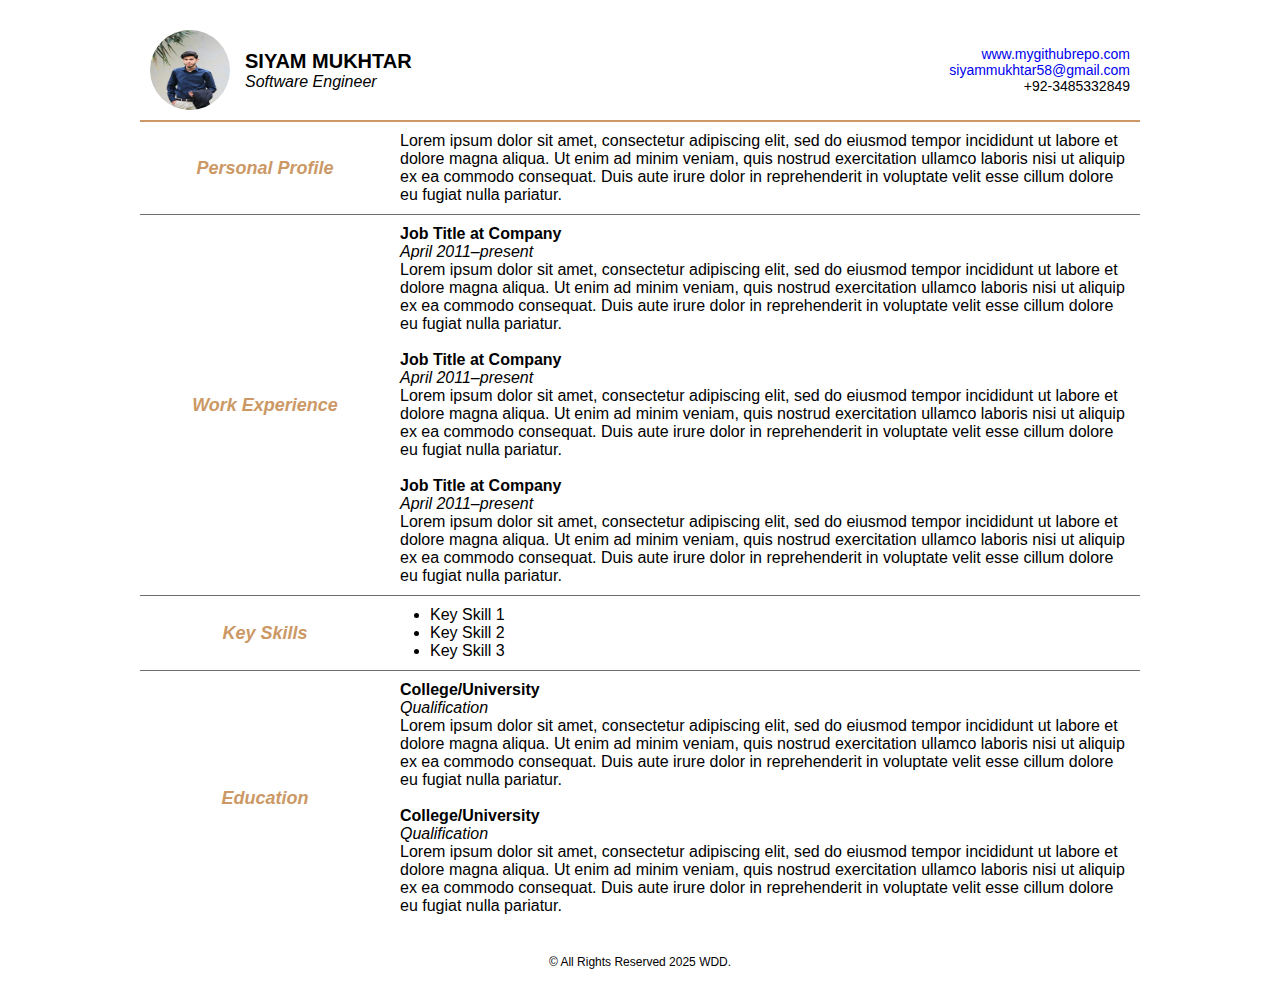
<file: Lab_Task_01_2022-SE-17/index.html>
<!DOCTYPE html>
<html lang="en">
<head>
  <meta charset="UTF-8" />
  <title>CV - Siyam Mukhtar</title>
  <meta name="viewport" content="width=device-width, initial-scale=1.0" />
  <style>
    body {
      font-family: Arial, sans-serif;
      margin: 0;
      padding: 20px;
    }
    table {
      width: 100%;
      max-width: 1000px;
      margin: auto;
      border-collapse: collapse;
    }
    td {
      vertical-align: top;
      padding: 10px;
    }
    img {
      border-radius: 50%;
    }
    a {
      text-decoration: none;
      color: #0000ee;
    }
    ul {
      margin: 0;
      padding-left: 20px;
    }
    
  </style>
</head>
<body>

<table>

  <tr >
    <td colspan="2" style="border-bottom:  2px solid #cc9966 ;">
      <div style="display: flex; align-items: center; justify-content: space-between; flex-wrap: wrap; ">
        <div style="display: flex; align-items: center; gap: 15px;">
          <img src="siyam.jpg.jpg" alt="Profile Photo" width="80" height="80" />
          <div>
            <div style="font-size: 20px; font-weight: bold;">SIYAM MUKHTAR</div>
            <div style="font-style: italic; font-size: 16px;">Software Engineer</div>
          </div>
        </div>
        <div style="text-align: right; font-size: 14px;">
          <a href="https://github.com/SiyamMukhtar/2022_SE_17_WDD_Lab_Tasks">www.mygithubrepo.com</a><br />
          <a href="siyammukhtar58@gmail.com">siyammukhtar58@gmail.com</a><br />
          +92-3485332849
        </div>
      </div>
    </td>
  </tr>
  <tr  style="border-bottom: 1px solid rgb(111, 108, 108);" >
    <td style="color: #cc9966; font-size: 18px; font-style: italic; font-weight: bold; width: 25%; white-space: nowrap; text-align: center; vertical-align: middle; ">
      Personal Profile
    </td>
    <td>
      Lorem ipsum dolor sit amet, consectetur adipiscing elit, sed do eiusmod tempor incididunt ut labore et dolore magna aliqua. 
      Ut enim ad minim veniam, quis nostrud exercitation ullamco laboris nisi ut aliquip ex ea commodo consequat. 
      Duis aute irure dolor in reprehenderit in voluptate velit esse cillum dolore eu fugiat nulla pariatur.
    </td>
  </tr>
  <tr style="border-bottom: 1px solid rgb(111, 108, 108);">
    <td  style="color: #cc9966; font-size: 18px; font-style: italic; font-weight: bold; width: 25%; white-space: nowrap; text-align: center; vertical-align: middle;">
      Work Experience
    </td>
    <td>
      <b>Job Title at Company</b><br />
      <i>April 2011–present</i><br />
      Lorem ipsum dolor sit amet, consectetur adipiscing elit, sed do eiusmod tempor incididunt ut labore et dolore magna aliqua. 
      Ut enim ad minim veniam, quis nostrud exercitation ullamco laboris nisi ut aliquip ex ea commodo consequat. 
      Duis aute irure dolor in reprehenderit in voluptate velit esse cillum dolore eu fugiat nulla pariatur.<br /><br />

      <b>Job Title at Company</b><br />
      <i>April 2011–present</i><br />
      Lorem ipsum dolor sit amet, consectetur adipiscing elit, sed do eiusmod tempor incididunt ut labore et dolore magna aliqua. 
      Ut enim ad minim veniam, quis nostrud exercitation ullamco laboris nisi ut aliquip ex ea commodo consequat. 
      Duis aute irure dolor in reprehenderit in voluptate velit esse cillum dolore eu fugiat nulla pariatur.<br /><br />

      <b>Job Title at Company</b><br />
      <i>April 2011–present</i><br />
      Lorem ipsum dolor sit amet, consectetur adipiscing elit, sed do eiusmod tempor incididunt ut labore et dolore magna aliqua. 
      Ut enim ad minim veniam, quis nostrud exercitation ullamco laboris nisi ut aliquip ex ea commodo consequat. 
      Duis aute irure dolor in reprehenderit in voluptate velit esse cillum dolore eu fugiat nulla pariatur.
    </td>
  </tr>
  <tr style="border-bottom: 1px solid rgb(111, 108, 108);">
    <td style="color: #cc9966; font-size: 18px; font-style: italic; font-weight: bold; width: 25%; white-space: nowrap; text-align: center; vertical-align: middle;">
      Key Skills
    </td>
    <td>
      <ul style="margin-left: 10px;">
        <li>Key Skill 1</li>
        <li>Key Skill 2</li>
        <li>Key Skill 3</li>
      </ul>
    </td>
  </tr>
  <tr>
    <td style="color: #cc9966; font-size: 18px; font-style: italic; font-weight: bold; width: 25%; white-space: nowrap; text-align: center; vertical-align: middle;">
      Education
    </td>
    <td>
      <b>College/University</b><br />
      <i>Qualification</i><br />
      Lorem ipsum dolor sit amet, consectetur adipiscing elit, sed do eiusmod tempor incididunt ut labore et dolore magna aliqua. 
      Ut enim ad minim veniam, quis nostrud exercitation ullamco laboris nisi ut aliquip ex ea commodo consequat. 
      Duis aute irure dolor in reprehenderit in voluptate velit esse cillum dolore eu fugiat nulla pariatur.<br /><br />

      <b>College/University</b><br />
      <i>Qualification</i><br />
      Lorem ipsum dolor sit amet, consectetur adipiscing elit, sed do eiusmod tempor incididunt ut labore et dolore magna aliqua. 
      Ut enim ad minim veniam, quis nostrud exercitation ullamco laboris nisi ut aliquip ex ea commodo consequat. 
      Duis aute irure dolor in reprehenderit in voluptate velit esse cillum dolore eu fugiat nulla pariatur.
    </td>
  </tr>
  <tr>
    <td colspan="2" style="text-align: center; font-size: 12px; padding-top: 30px;">
      &copy; All Rights Reserved 2025 WDD.
    </td>
  </tr>
</table>

</body>
</html>
</file>
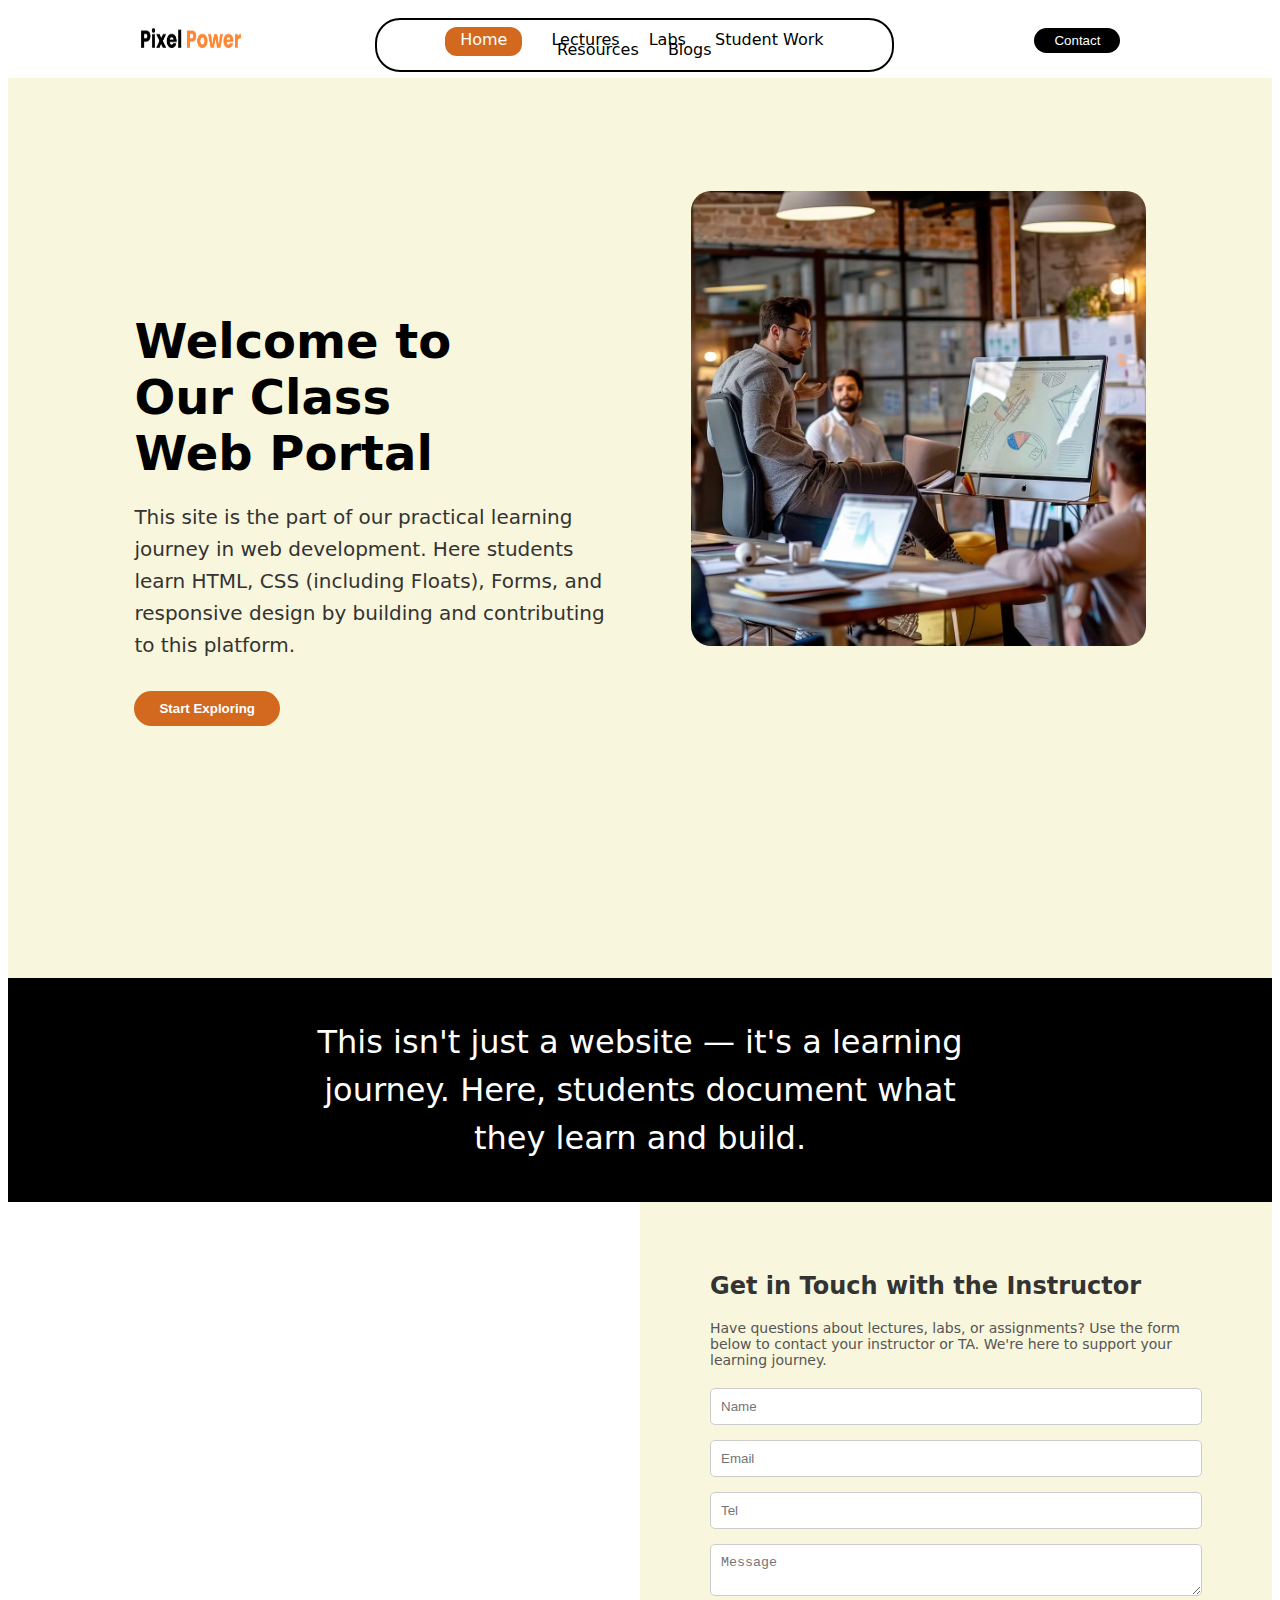
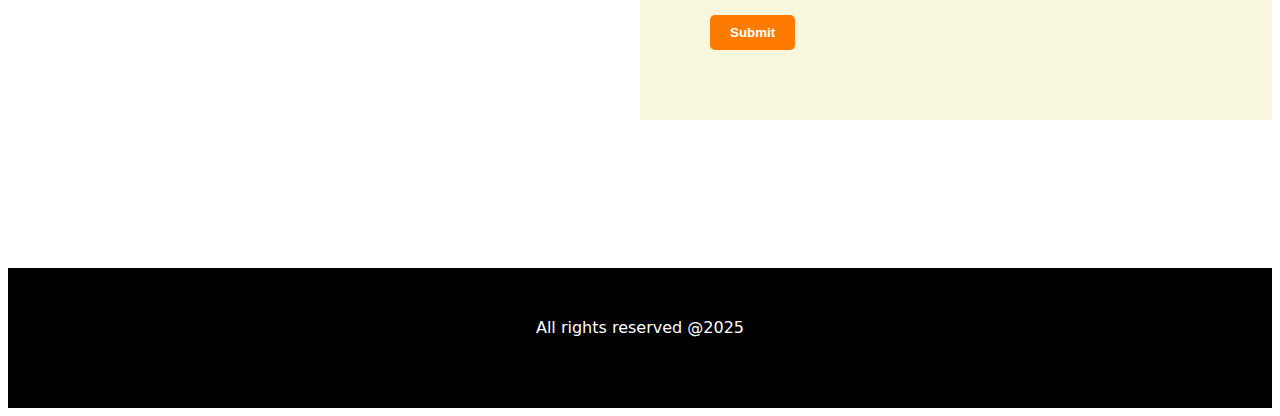
<file: Lab_Task_02_2022-SE-17/index.html>
<!DOCTYPE html>
<html lang="en">
<head>
    <meta charset="UTF-8">
    <meta name="viewport" content="width=device-width, initial-scale=1.0">
    <title>Lab-Task-02</title>
    <style>
        body{
            font-family: system-ui, -apple-system, BlinkMacSystemFont, 'Segoe UI', Roboto, Oxygen, Ubuntu, Cantarell, 'Open Sans', 'Helvetica Neue', sans-serif;
        }
        .main{
            
            vertical-align: middle;
            text-align: center;
            height: 40px;
            line-height: 10px;
            padding-top: 10px;
            margin-bottom: 20px;
            
          
        }
        .one{
         float: left;
         width: 29%;
         text-align: center;
             margin-top: 10px;

        }
        .two{
            float: left;
            width: 40%;
            text-align: center;
            border: 2px solid black  ;
            border-radius: 25px;
            padding: 15px 5px;
            padding-bottom: 15px;

        }
        .two a{
            color: black;
            text-decoration-line: none;
            margin: 0px 12px;
        }

        .three{
            float: left;
            width: 29%;
            text-align: center;
             margin-top: 10px;
        
        }
        .three button{
            padding: 5px 20px;
            border-radius: 20px;
            background-color: black;
            color: white;
            border: none;
        }
        .section{
            background-color: #f8f6dc;
            display: flex;
            justify-content: space-between;
            align-items: center;
            padding: 60px 10%;
            height: 100vh;
            box-sizing: border-box;
            width: 100%;
            margin: 0px auto;
            
        }
        .section1{
            
         width: 50%;
        height: 75vh;
        padding-right: 30px; 
        }
       
        .section1 h1{
            
        font-size: 48px;
        color: black;
        margin-bottom: 20px;
        padding-top: 90px; 
        padding-right: 120px;
             


        }
        .section1 p{
            
        font-size: 20px;
        color: #333;
        line-height: 1.6;
        margin-bottom: 30px;
        width: 95%;
        }
        .section1 button{
            
        font-weight: bold;
        border-radius: 20px;
        cursor: pointer;
      
        }
        .section2{
        width: 45%;
        max-width: fit-content;
        height: 75vh;
        }
        .section2 img{
          
           
        width: 100%;
        border-radius: 20px;
        margin-bottom: 30px;  
        }
        .bar{
        background-color: black;
        padding: 40px 0;
        text-align: center;
        }

        .bar p{
        color: white;
        font-size: 32px;
        font-weight: 400;
        max-width: 55%;
        margin: 0 auto;
        line-height: 1.5;
        }
        .details{
        display: flex;
        height: 100vh;
        width: 100%;
        }
       
        .map {
        flex: 1;
        height: 100%;
       }
        .form{
           
        background-color: #f8f6dc;
        padding: 70px;
        box-sizing: border-box;
        width: 50%;
        float: left;
        flex: 1;
        height: 100%;
        }
        .map iframe{
          
        height: 74vh;
        border: none;
        width: 50%;
        float: left;

        }
        .form h2{
        margin-top: 0;
        color: #333;
        }
        .form p{
        font-size: 14px;
        color: #555;
        margin-bottom: 20px;
        }
        form input{
            width: 100%;
      padding: 10px;
      margin-bottom: 15px;
      border-radius: 5px;
      border: 1px solid #ccc;
      box-sizing: border-box;
        }
    form textarea {
      width: 100%;
      padding: 10px;
      margin-bottom: 15px;
      border-radius: 5px;
      border: 1px solid #ccc;
      box-sizing: border-box;
    }
    form button {
      background-color: #ff7b00;
      color: white;
      padding: 10px 20px;
      border: none;
      border-radius: 5px;
      cursor: pointer;
      font-weight: bold;
    }
    .map,
    


 
        



    </style>

</head>
<body>
    <header>
    <div class="main">
        <div class="one">
            <img src="logo.png" alt="Pixel Power Logo" width="100px" height="20px">
        </div>
        <div class="two">
            <a href="" style="background-color: chocolate; padding:3px 15px 7px 15px; color: white; border-radius: 12px;">Home</a>
            <a href="">Lectures</a>
            <a href="">Labs</a>
            <a href="">Student Work</a>
            <a href="">Resources</a>
            <a href="">Blogs</a>
        </div>
        <div class="three">
            <button>Contact</button>
       
        </div>
    </header>
    </div>
        <div class="section" >
            <div class="section1">
                
                
                <h1>Welcome to Our  Class Web Portal </h1>
                <p>This site is the part of our practical learning journey in web development. Here students learn HTML, CSS (including Floats), Forms, and responsive design by building and contributing to this platform.</p>
                 <button style="background-color: chocolate;  border: none; padding: 10px 25px ; color: white; font-weight: bold;
                 border-radius: 20px; margin-top: 0%;
                 cursor: pointer;">Start Exploring</button>
            </div>
            <div class="section2">
                
                <img src="hero-image.jpg" alt="picture">
            </div>
        </div>
        <div class="bar">
            <p>This isn't just a website — it's a learning journey. Here, students document what they learn and build.</p>
        </div>
        <div class="detail">
            <div class="map">
                <iframe  
        src="https://www.google.com/maps/embed?pb=!1m18!1m12!1m3!1d3621.388389970316!2d67.13037897536513!3d24.816174947893363!2m3!1f0!2f0!3f0!3m2!1i1024!2i768!4f13.1!3m3!1m2!1s0x3eb33e6ac93289ab%3A0x6aa2d0c4bc169792!2sModel%20Park!5e0!3m2!1sen!2s!4v1713708313320!5m2!1sen!2s" 
        loading="lazy" >
      </iframe>
      
            </div>
            <div class="form">

                <h2>Get in Touch with the Instructor</h2>
      <p>Have questions about lectures, labs, or assignments? Use the form below to contact your instructor or TA. We're here to support your learning journey.</p>
      <form>
        <input type="text" placeholder="Name"/>
        <input type="email" placeholder="Email"/>
        <input type="tel" placeholder="Tel"/>
        <textarea placeholder="Message" ></textarea>
        <button type="submit">Submit</button>
      </form>
            </div>
        </div>

        <footer style="height: 10vh; clear: both; background-color: black; color: white; font-size: medium; text-align: center; padding-top: 50px;">
            All rights reserved @2025
        </footer>

    
   
</body>
</html>
</file>
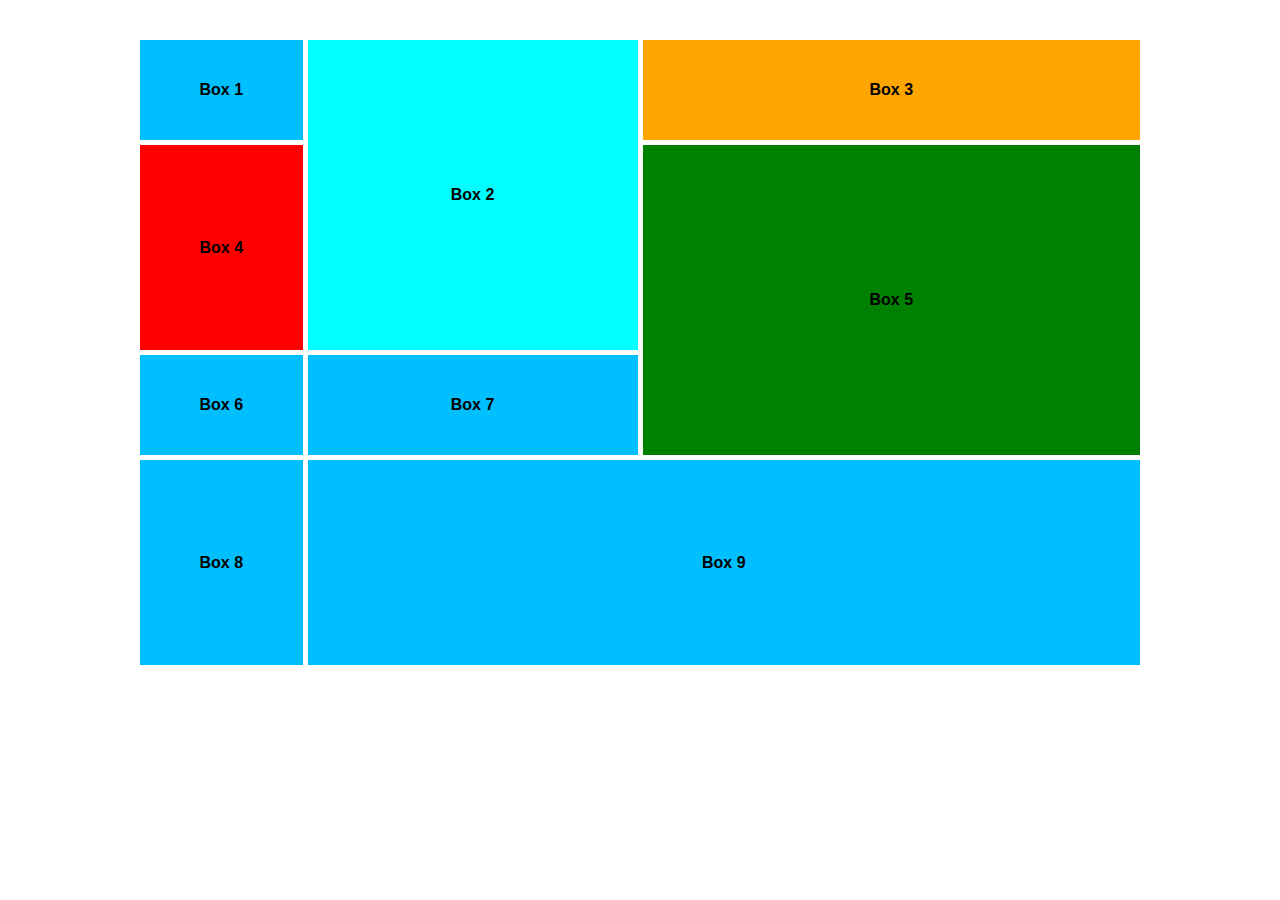
<file: Lab_Task_04_2022-SE-17/index.html>
<!DOCTYPE html>
<html lang="en">
<head>
  <meta charset="UTF-8">
  <title>Grid Layout</title>
  <style>
    body {
      margin: 0;
      padding: 40px;
      display: flex;
      justify-content: center;
      align-items: center;
    }

    .container {
      display: grid;
      grid-template-columns: repeat(4, 1fr);
      grid-template-rows: repeat(4, 100px);
      grid-auto-rows: 100px;
      grid-auto-columns: 1fr;
      gap: 5px;
      width: 1000px;
    }

    .box {
      display: flex;
      justify-content: center;
      align-items: center;
      font-family: Arial, sans-serif;
      font-weight: bold;
    }

    .box1 { background: deepskyblue; grid-column: 1 / 2; grid-row: 1 / 2; }
    .box2 { background: cyan; grid-column: 2 / 4; grid-row: 1 / 4; }
    .box3 { background: orange; grid-column: 4 / 7; grid-row: 1 / 2; }
    .box4 { background: red; grid-column: 1 / 2; grid-row: 2 / 4; }
    .box5 { background: green; grid-column: 4 / 7; grid-row: 2 / 5; }
    .box6 { background: deepskyblue; grid-column: 1 / 2; grid-row: 4 / 5; }
    .box7 { background: deepskyblue; grid-column: 2 / 4; grid-row: 4 / 5; }
    .box8 { background: deepskyblue; grid-column: 1 / 2; grid-row: 5 / 7; }
    .box9 { background: deepskyblue; grid-column: 2 / 7; grid-row: 5 / 7; }
  </style>
</head>
<body>
  <div class="container">
    <div class="box box1">Box 1</div>
    <div class="box box2">Box 2</div>
    <div class="box box3">Box 3</div>
    <div class="box box4">Box 4</div>
    <div class="box box5">Box 5</div>
    <div class="box box6">Box 6</div>
    <div class="box box7">Box 7</div>
    <div class="box box8">Box 8</div>
    <div class="box box9">Box 9</div>
  </div>
</body>
</html>
</file>
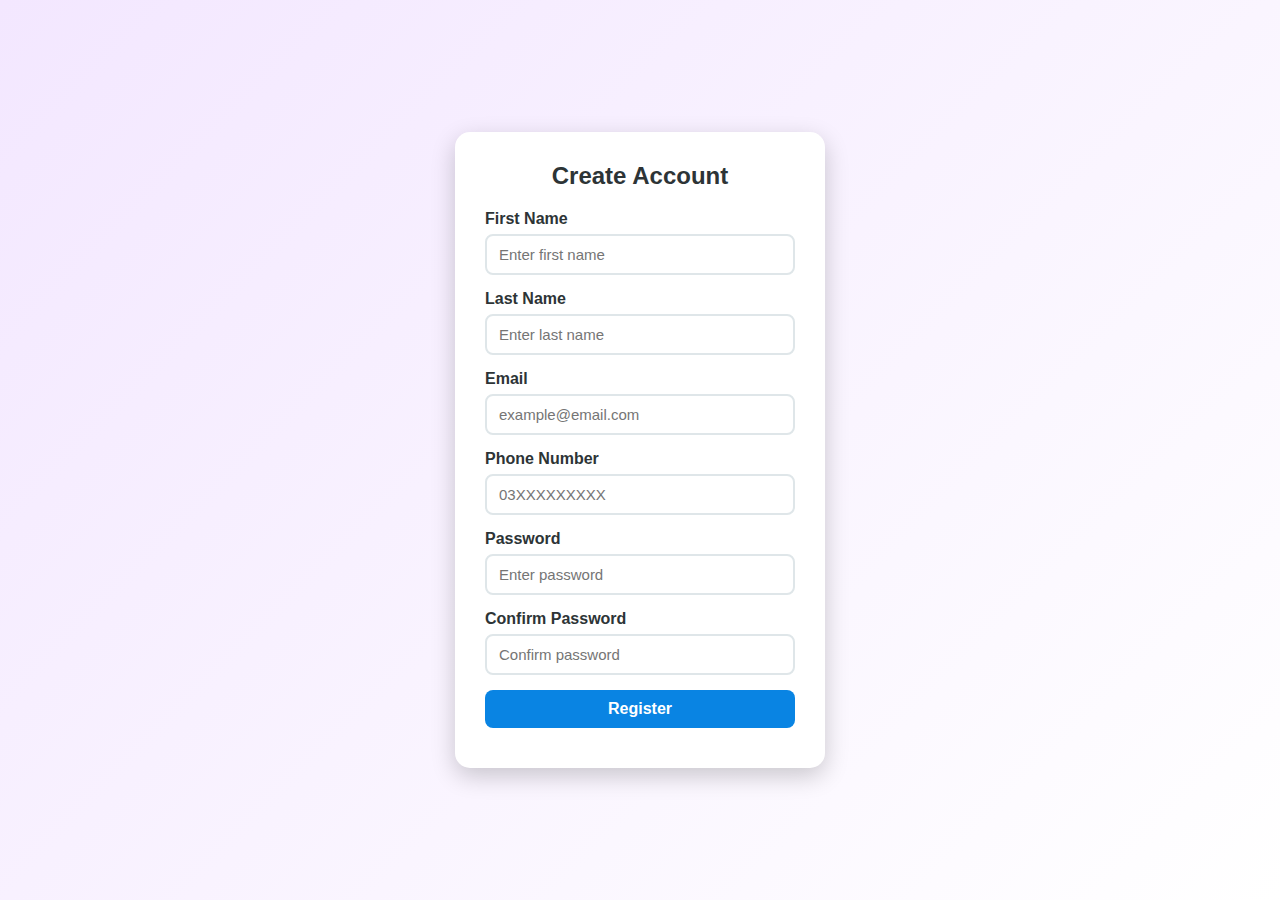
<file: Lab_Task_09_2022-SE-17/index.html>
<!DOCTYPE html>
<html lang="en">
<head>
  <meta charset="UTF-8" />
  <meta name="viewport" content="width=device-width, initial-scale=1.0" />
  <title>User Registration</title>
  <link rel="stylesheet" href="style.css" />
</head>
<body>
  <div class="register-box">
    <h2>Create Account</h2>
    <form id="userForm" novalidate>
      <div class="form-control">
        <label for="fname">First Name</label>
        <input id="fname" type="text" placeholder="Enter first name" />
        <div class="error-text" id="fnameErr"></div>
      </div>

      <div class="form-control">
        <label for="lname">Last Name</label>
        <input id="lname" type="text" placeholder="Enter last name" />
        <div class="error-text" id="lnameErr"></div>
      </div>

      <div class="form-control">
        <label for="email">Email</label>
        <input id="email" type="email" placeholder="example@email.com" />
        <div class="error-text" id="emailErr"></div>
      </div>

      <div class="form-control">
        <label for="phone">Phone Number</label>
        <input id="phone" type="text" placeholder="03XXXXXXXXX" />
        <div class="error-text" id="phoneErr"></div>
      </div>

      <div class="form-control">
        <label for="pass">Password</label>
        <input id="pass" type="password" placeholder="Enter password" />
        <div class="error-text" id="passErr"></div>
      </div>

      <div class="form-control">
        <label for="confirm">Confirm Password</label>
        <input id="confirm" type="password" placeholder="Confirm password" />
        <div class="error-text" id="confirmErr"></div>
      </div>

      <button type="submit">Register</button>
      <div class="success" id="successMsg"></div>
    </form>
  </div>

  <!-- Linking External JS -->
  <script src="script.js"></script>
</body>
</html>
</file>
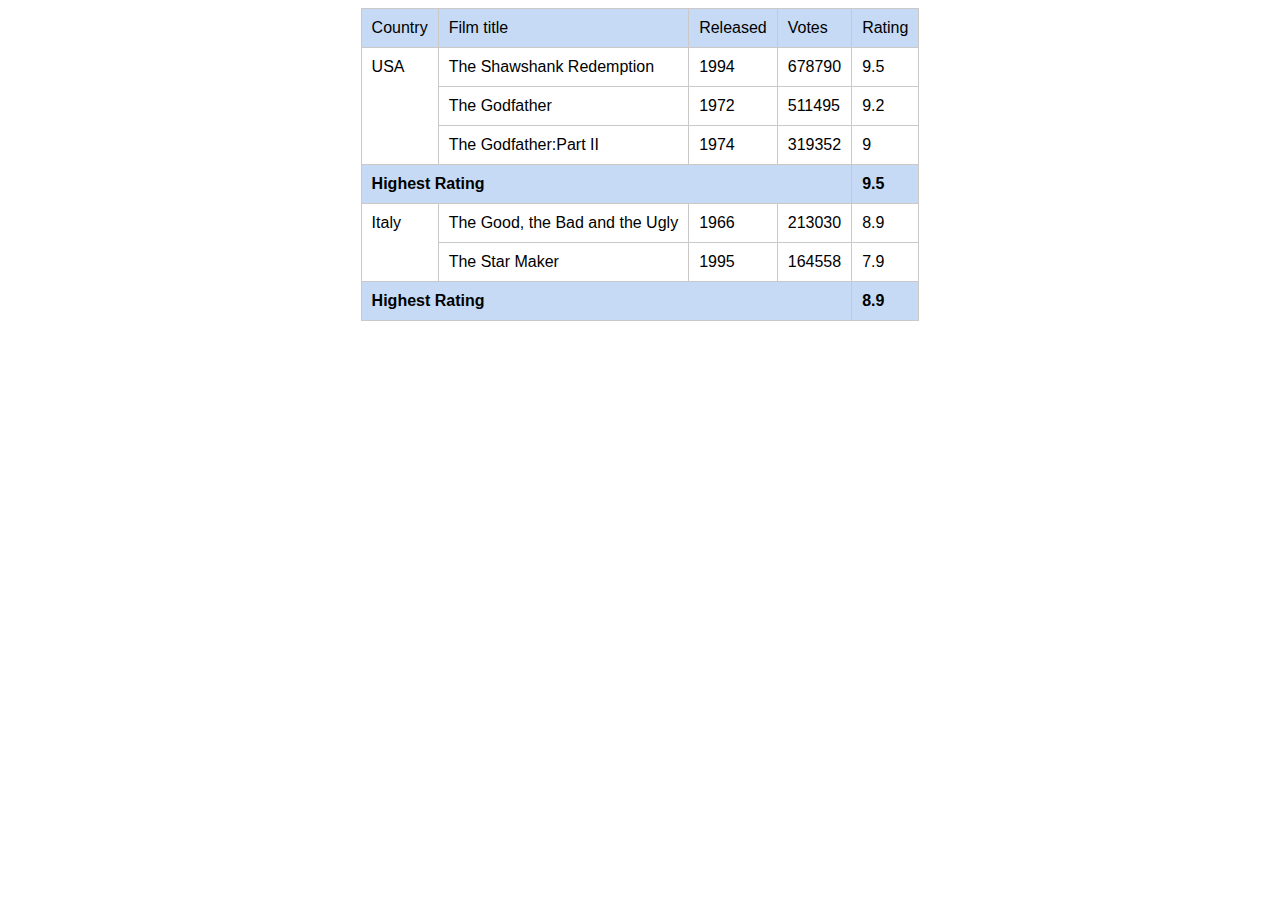
<file: Lab_Task_01_2022-SE-17/table.html>
<!DOCTYPE html>
<html lang="en">
<head>
    <meta charset="UTF-8">
    <meta name="viewport" content="width=device-width, initial-scale=1.0">
    <title>Table</title>
    <style>
        table,tr,td,th{
            border:  1px solid rgb(203, 200, 200);
            border-collapse: collapse;
            padding: 10px;
            font-family: sans-serif;
        }
    </style>
</head>
<body>

    <table style="margin: 0 auto;">
       
     <tr style="background-color: rgb(198, 218, 245);">
        <td>Country</td>
        <td>Film title</td>
        <td>Released</td>
        <td>Votes</td>
        <td>Rating</td>

<tr>
    <td rowspan="3";` style="vertical-align: baseline;"   >USA</td>
    <td>The Shawshank Redemption</td>
    <td>1994</td>
    <td>678790</td>
    <td>9.5</td>

</tr>
<tr>
    <td>The Godfather</td>
    <td>1972</td>
    <td>511495</td>
    <td>9.2</td>
    

</tr>
<tr>
    <td>The Godfather:Part II</td>
    <td>1974</td>
    <td>319352</td>
    <td>9</td>
   

</tr>
<tr>
    <th style="background-color: rgb(198, 218, 245); text-align: left" colspan="4" >Highest Rating</th>
    <th  style="background-color: rgb(198, 218, 245); text-align: left">9.5</th>
</tr>
<tr>
    <td rowspan="2" style="vertical-align: baseline;">Italy </td>
    <td>The Good, the Bad and the Ugly</td>
    <td>1966</td>
    <td>213030</td>
    <td>8.9</td>

</tr>
<tr>
    <td>The Star Maker</td>
    <td>1995</td>
    <td>164558</td>
    <td>7.9</td>

</tr>
<tr>
    <th  style="background-color: rgb(198, 218, 245); text-align: left;" colspan="4" >Highest Rating</th>
    <th  style="background-color: rgb(198, 218, 245); text-align: left">8.9</th>
</tr>
    </table>
    
</body>
</html>
</file>
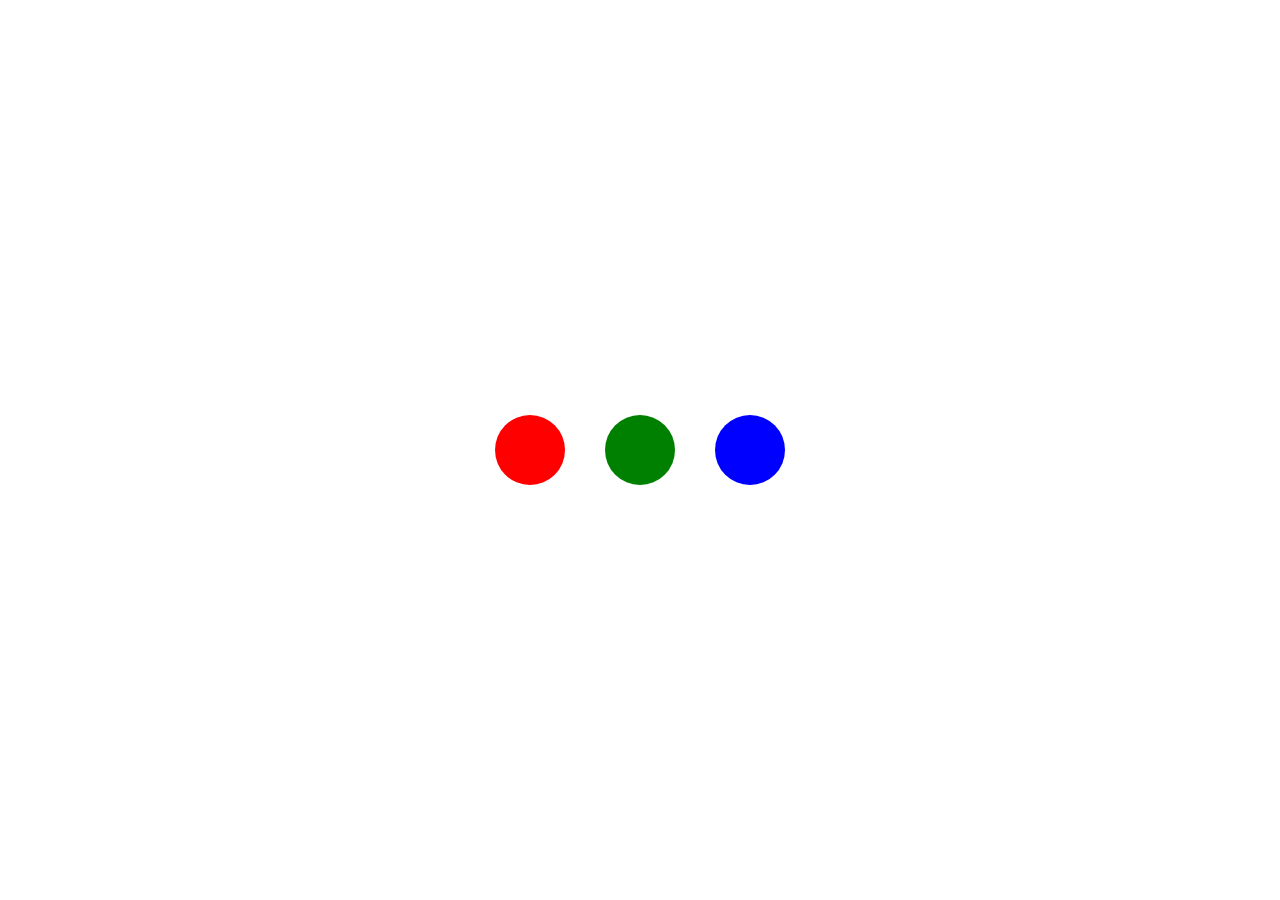
<file: Lab_Task_06_2022-SE-17/circles index.html>
<!DOCTYPE html>
<html lang="en">
<head>
  <meta charset="UTF-8">
  <title>Circles Animation</title>
  <style>
    body {
      display: flex;
      justify-content: center;
      align-items: center;
      height: 100vh;
      background: white;
      margin: 0;
    }

    .container {
      display: flex;
      gap: 40px;
    }

    .circle {
      width: 70px;
      height: 70px;
      border-radius: 50%;
      animation: wave 6s infinite linear; 
    }

    .red {
      background: red;
      animation-delay: 0s;     
    }
    .green {
      background: green;
      animation-delay: -2s;    
    }
    .blue {
      background: blue;
      animation-delay: -4s;    
    }

    @keyframes wave {
      0%   { transform: translateY(0);     opacity: 1;   }
      25%  { transform: translateY(-40px); opacity: 0.6; }
      50%  { transform: translateY(0);     opacity: 1;   }
      75%  { transform: translateY(40px);  opacity: 0.6; }
      100% { transform: translateY(0);     opacity: 1;   }
    }
  </style>
</head>
<body>
  <div class="container">
    <div class="circle red"></div>
    <div class="circle green"></div>
    <div class="circle blue"></div>
  </div>
</body>
</html>
</file>
<file: Lab_Task_09_2022-SE-17/style.css>
* {
  box-sizing: border-box;
  margin: 0;
  padding: 0;
  font-family: "Poppins", sans-serif;
}

body {
  height: 100vh;
  display: flex;
  justify-content: center;
  align-items: center;
  background: linear-gradient(135deg, #f3e7ff, #ffffff);
}

.register-box {
  background: #fff;
  padding: 30px;
  border-radius: 15px;
  width: 370px;
  box-shadow: 0 8px 25px rgba(0, 0, 0, 0.2);
}

.register-box h2 {
  text-align: center;
  margin-bottom: 20px;
  color: #2d3436;
}

.form-control {
  margin-bottom: 15px;
  position: relative;
}

label {
  font-weight: 600;
  color: #2d3436;
  display: block;
  margin-bottom: 6px;
}

input {
  width: 100%;
  padding: 10px 12px;
  border: 2px solid #dfe6e9;
  border-radius: 8px;
  font-size: 15px;
  outline: none;
  transition: 0.3s;
}

input:focus {
  border-color: #0984e3;
}

input.error {
  border-color: #e74c3c;
  background: #fdecea;
}

.error-text {
  color: #e74c3c;
  font-size: 13px;
  margin-top: 3px;
}

button {
  width: 100%;
  padding: 10px;
  border: none;
  background: #0984e3;
  color: #fff;
  font-size: 16px;
  font-weight: 600;
  border-radius: 8px;
  cursor: pointer;
  transition: 0.3s;
}

button:hover {
  background: #0652dd;
}

.success {
  text-align: center;
  color: #00b894;
  font-weight: 600;
  margin-top: 10px;
}
</file>
